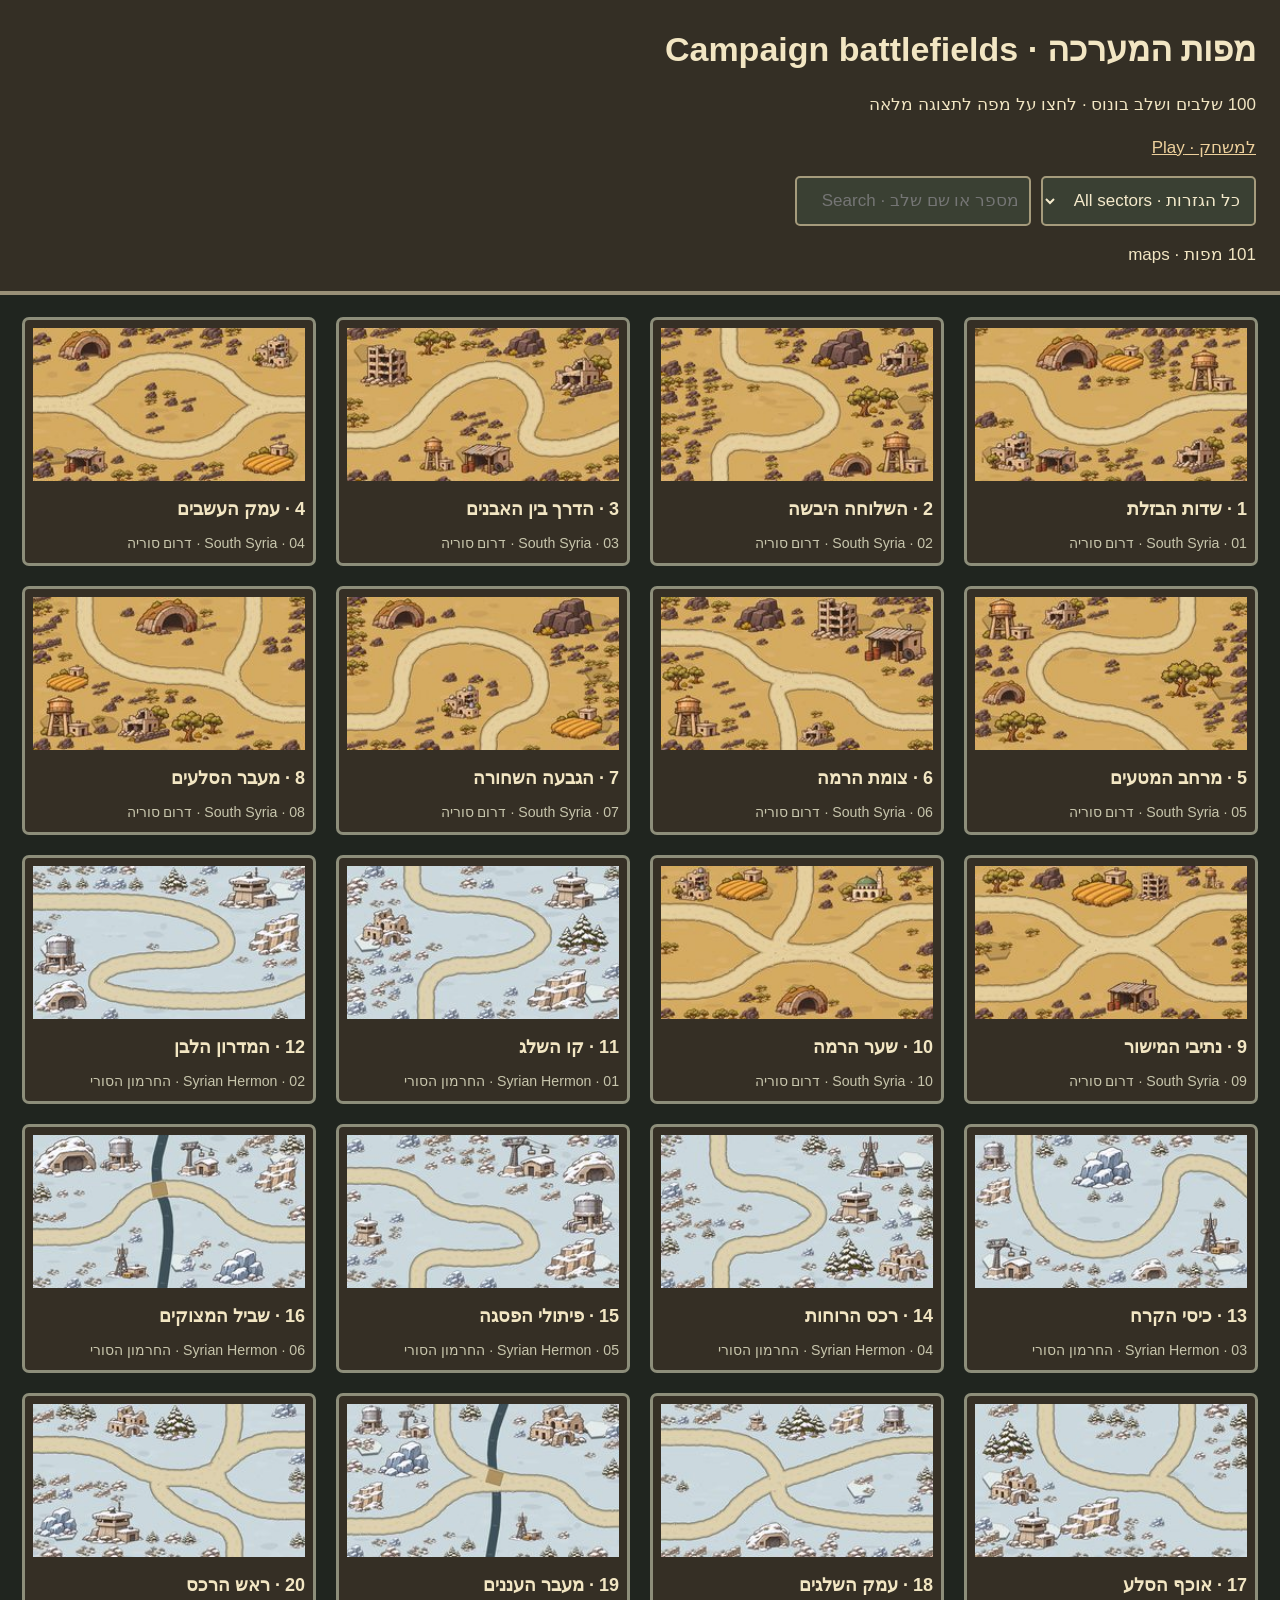
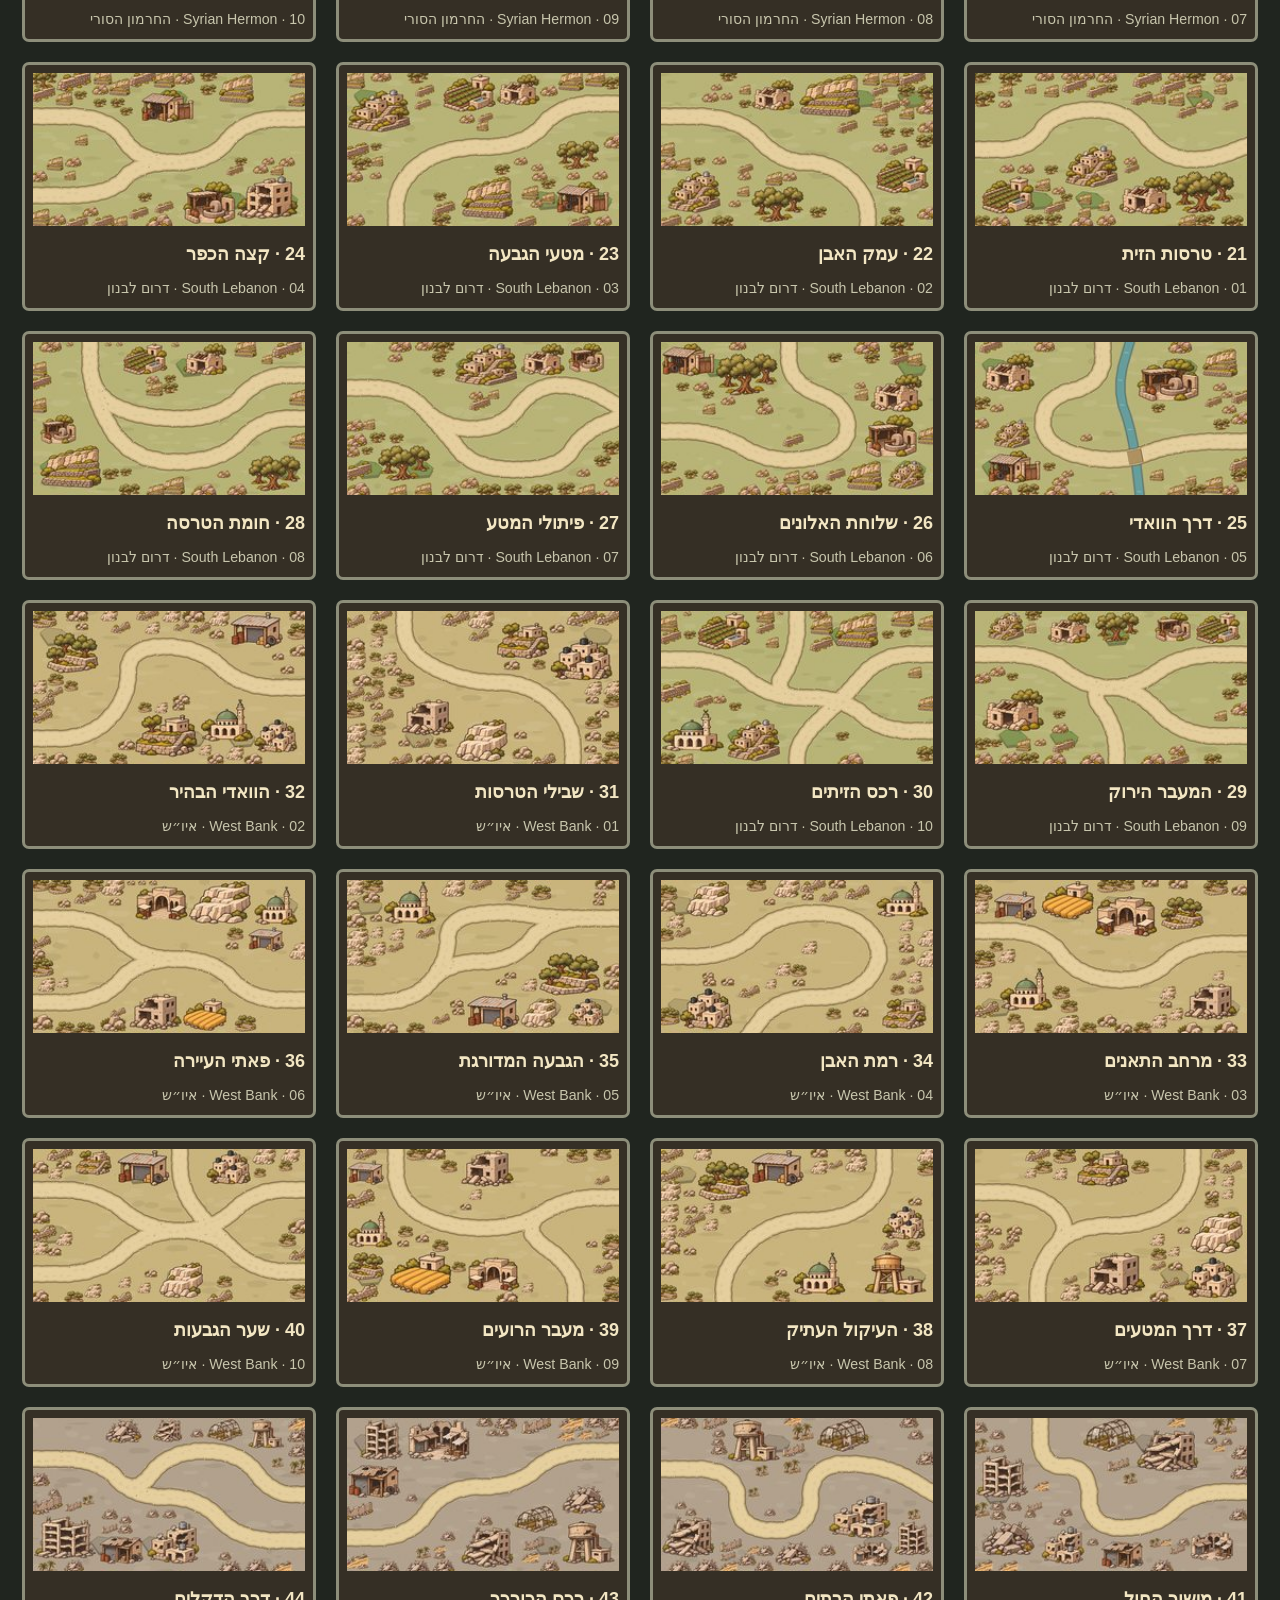
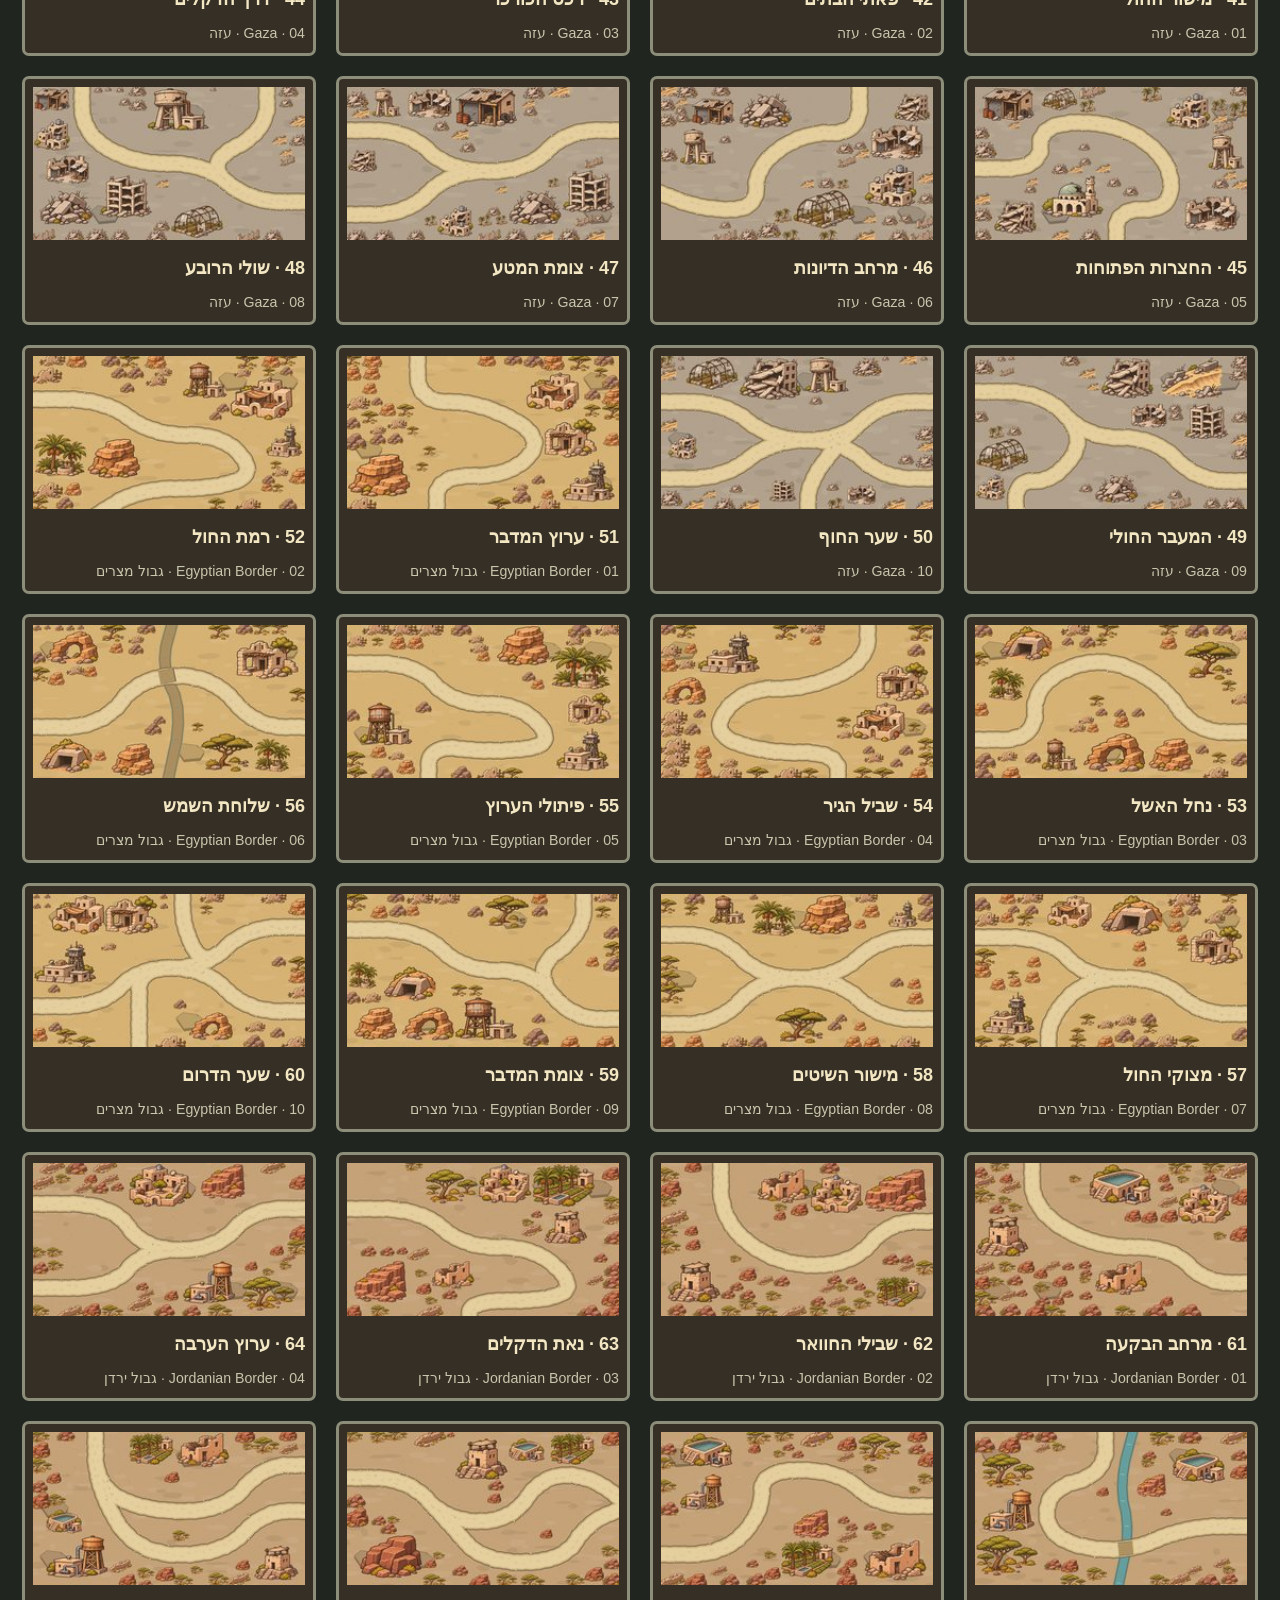
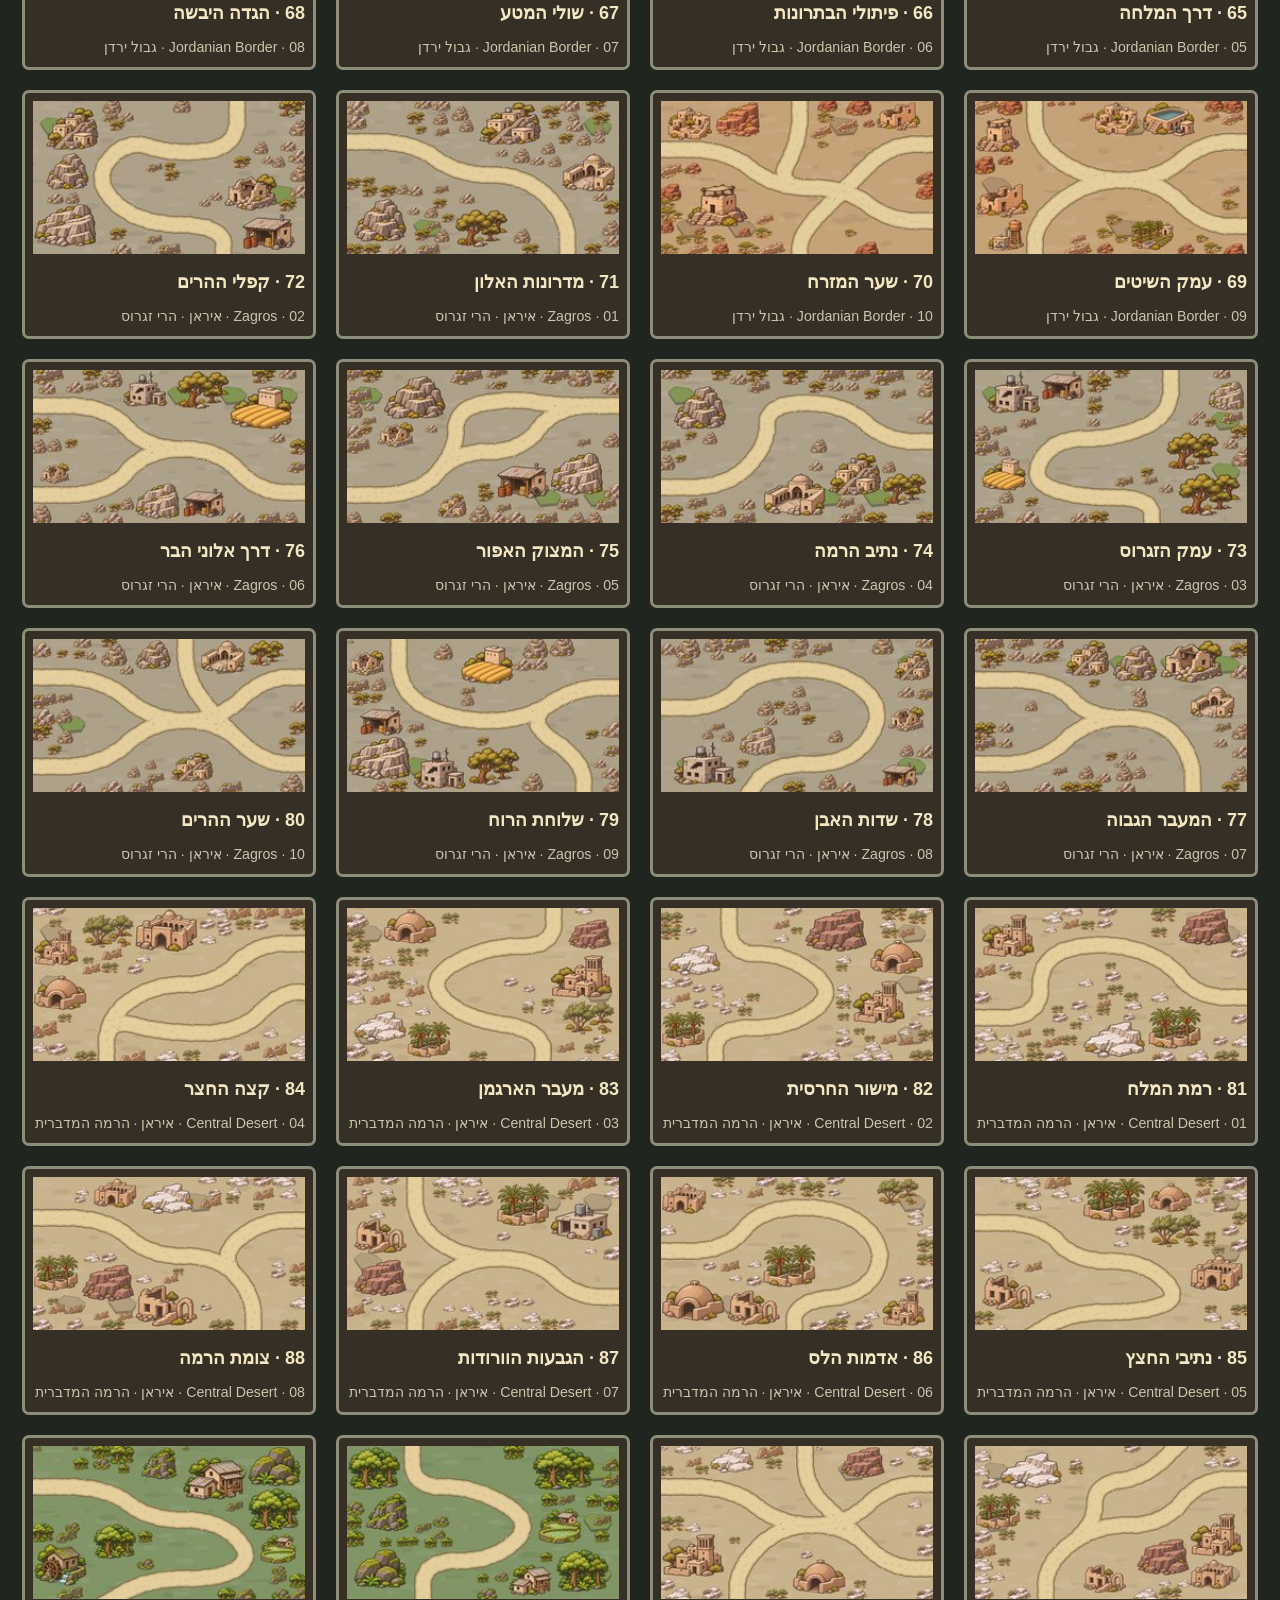
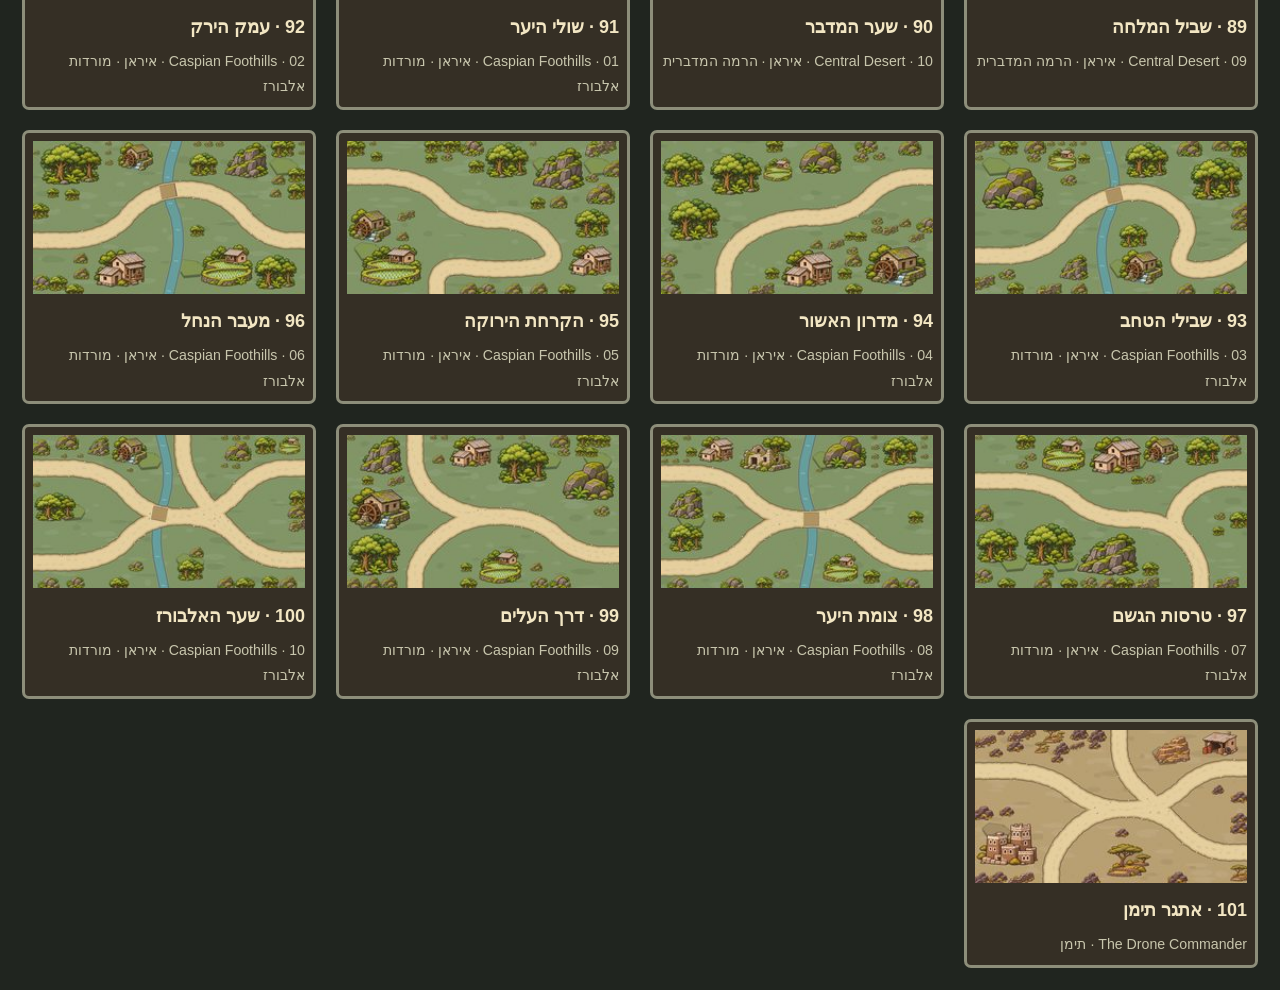
<file: site/review/index.html>
<!doctype html><html lang="he" dir="rtl"><meta charset="utf-8"><meta name="viewport" content="width=device-width,initial-scale=1"><title>קו ההגנה · מפות המערכה</title><link rel="icon" href="../index.icon.png">
<style>*{box-sizing:border-box}body{margin:0;background:#20251f;color:#f2e6c3;font:17px/1.5 Arial,sans-serif}header{padding:24px;background:#342f25;border-bottom:4px solid #999077}h1{margin:0}a{color:#edd09c}nav{display:flex;gap:10px;flex-wrap:wrap;margin:16px 0}button,select,input{font:inherit;padding:10px;min-height:44px;border:2px solid #a59b7c;background:#3a4033;color:#f5eacc;border-radius:5px}main{padding:22px;display:grid;grid-template-columns:repeat(auto-fit,minmax(256px,1fr));gap:20px}article{border:3px solid #8d8e7a;background:#352f25;padding:8px;border-radius:7px}article button{padding:0;border:0;background:none;width:100%}article img{width:100%;aspect-ratio:16/9;object-fit:cover;display:block}h2{font-size:18px;margin:7px 0}small{color:#c8c6ad}dialog{width:min(96vw,1320px);background:#272c23;border:4px solid #b7a47c;color:#fff0cc;padding:12px}dialog::backdrop{background:#000b}dialog img{width:100%;display:block}dialog button{margin-bottom:10px;float:left}</style>
<header><h1>מפות המערכה · Campaign battlefields</h1><p>100 שלבים ושלב בונוס · לחצו על מפה לתצוגה מלאה</p><a href="../">למשחק · Play</a><nav><select aria-label="גזרה" id="sector"><option value="all">כל הגזרות · All sectors</option></select><input id="search" type="search" placeholder="מספר או שם שלב · Search" aria-label="חיפוש שלב"></nav><span id="count"></span></header><main></main><dialog><button autofocus>סגירה · Close</button><h2></h2><div id="variants"></div><img alt="מפת שלב"></dialog>
<script>const box=document.querySelector('main'),dialog=document.querySelector('dialog'),filter=document.getElementById('sector'),search=document.getElementById('search');let stages=[];function draw(){box.replaceChildren();let list=stages.filter(s=>(filter.value==='all'||s.chapter===Number(filter.value))&&(s.number+' '+s.he+' '+s.en).toLowerCase().includes(search.value.toLowerCase()));document.getElementById('count').textContent=list.length+' מפות · maps';for(const s of list){let card=document.createElement('article'),button=document.createElement('button'),img=document.createElement('img'),title=document.createElement('h2'),small=document.createElement('small'),id=String(s.number).padStart(3,'0');img.src='maps/thumb-'+id+'.jpg';img.loading='lazy';img.alt=s.he;button.append(img);button.setAttribute('aria-label',s.number+' '+s.he);button.onclick=()=>{dialog.querySelector('h2').textContent=s.number+' · '+s.he+' / '+s.en;dialog.querySelector('img').src='maps/stage-'+id+'.jpg';const variants=dialog.querySelector('#variants');variants.replaceChildren();for(const [j,file] of ['stage-'+id+'.jpg',...s.events].entries()){let v=document.createElement('button');v.textContent=j?'אירוע '+j+' · Event '+j:'פתיחת שלב · Initial';v.onclick=()=>dialog.querySelector('img').src='maps/'+file;variants.append(v)}dialog.showModal()};title.textContent=s.number+' · '+s.he;small.textContent=s.en+' · '+s.sector;card.append(button,title,small);box.append(card)}}filter.onchange=search.oninput=draw;dialog.querySelector('button').onclick=()=>dialog.close();fetch('stages.json').then(r=>r.json()).then(data=>{stages=data;for(const chapter of [...new Set(stages.map(s=>s.chapter))]){let o=document.createElement('option');o.value=chapter;o.textContent=stages.find(s=>s.chapter===chapter).sector;filter.append(o)}draw()});</script></html>
</file>
